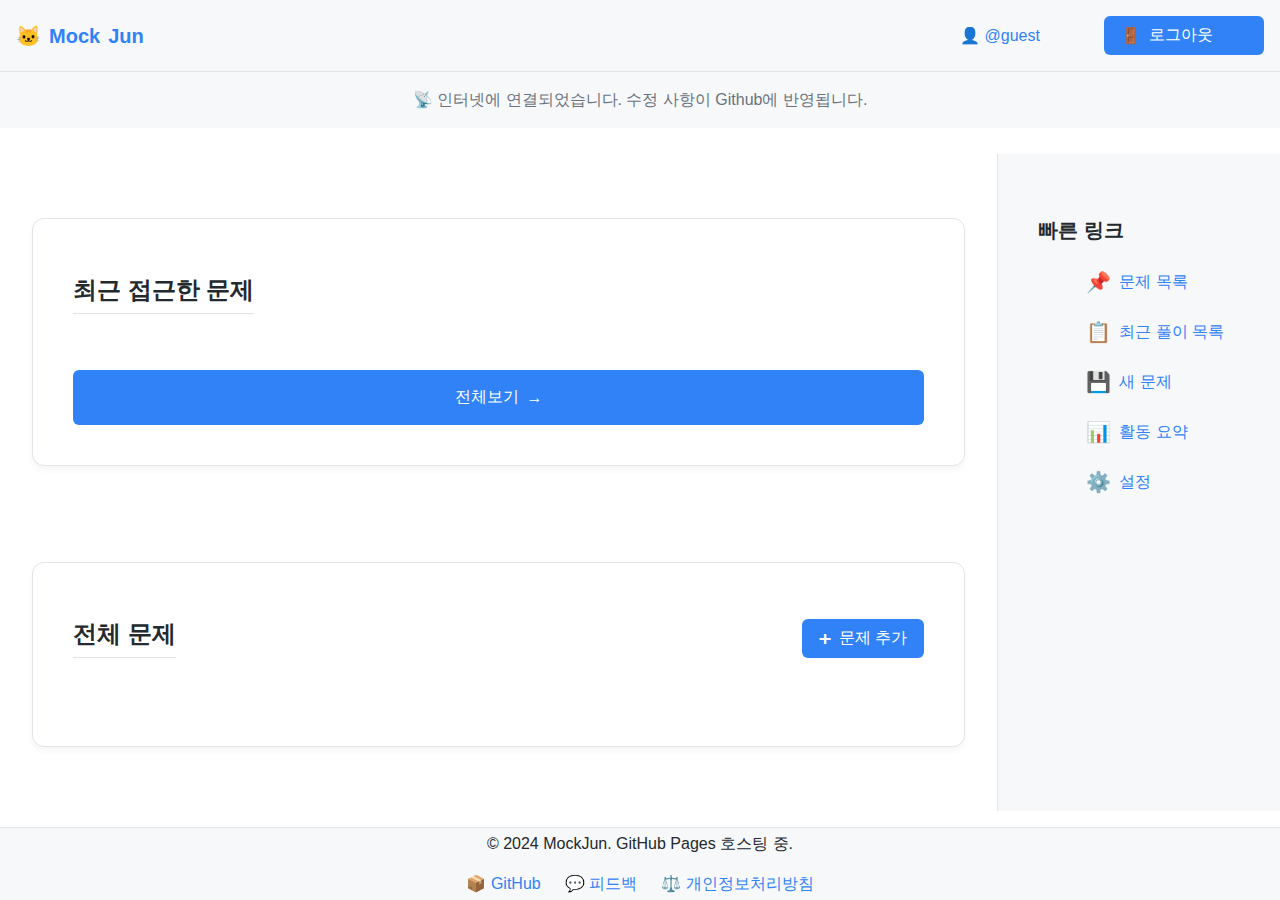
<file: index.html>
<!DOCTYPE html>
<html lang="ko">

<head>
  <meta charset="UTF-8">
  <meta name="viewport" content="width=device-width, initial-scale=1.0">
  <title>MockJun - 대시보드</title>
  <meta name="description" content="GitHub 기반 코딩 문제 관리 및 풀이 플랫폼">
  <link rel="icon" href="./assets/favicon.ico" />
  <link rel="manifest" href="/manifest.json">
  <link rel="stylesheet" href="./assets/style.css">
  <script type="module" src="./components/index.js"></script>
  <script defer type="module" src="./apps/index.js"></script>
</head>

<body class="dark">
  <mock-header></mock-header>

  <mock-banner status="syncing"></mock-banner>

  <main>
    <section>
      <header>
        <h2>최근 접근한 문제</h2>
      </header>
      
      <div class="carousel mask" role="region" aria-label="최근 문제 목록">
      </div>
      
      <button type="button" class="full-width" onclick="location.href = '/list.html'">
        <span>전체보기</span>
        <span aria-hidden="true">→</span>
      </button>
    </section>

    <section>
      <header>
        <h2>전체 문제</h2>
        <div>
          <button type="button" onclick="location.href = '/edit.html'">
            <span aria-hidden="true">➕︎</span>
            <span>문제 추가</span>
          </button>
        </div>
      </header>

      <div class="problem-grid" role="list">
      </div>
    </section>
  </main>

  
  <mock-sidebar></mock-sidebar>

  <mock-footer></mock-footer>
</body>

</html>
</file>
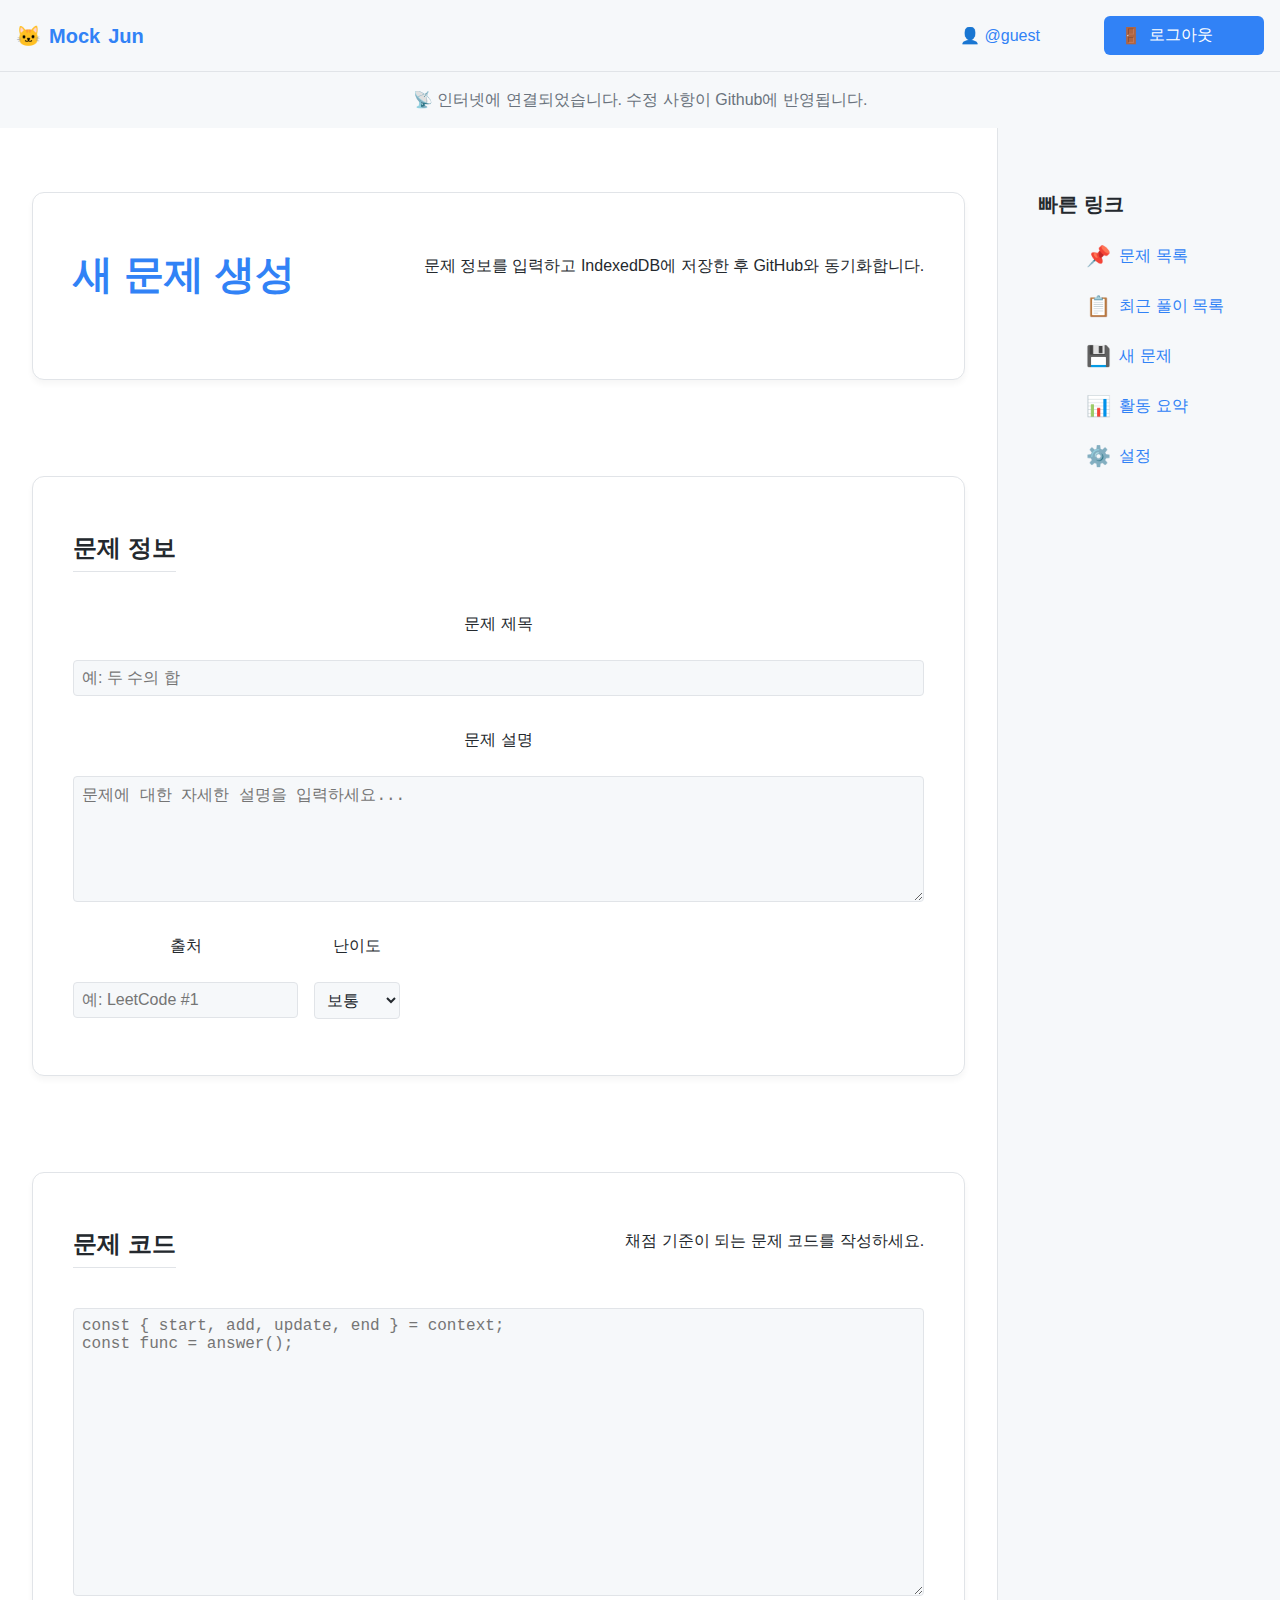
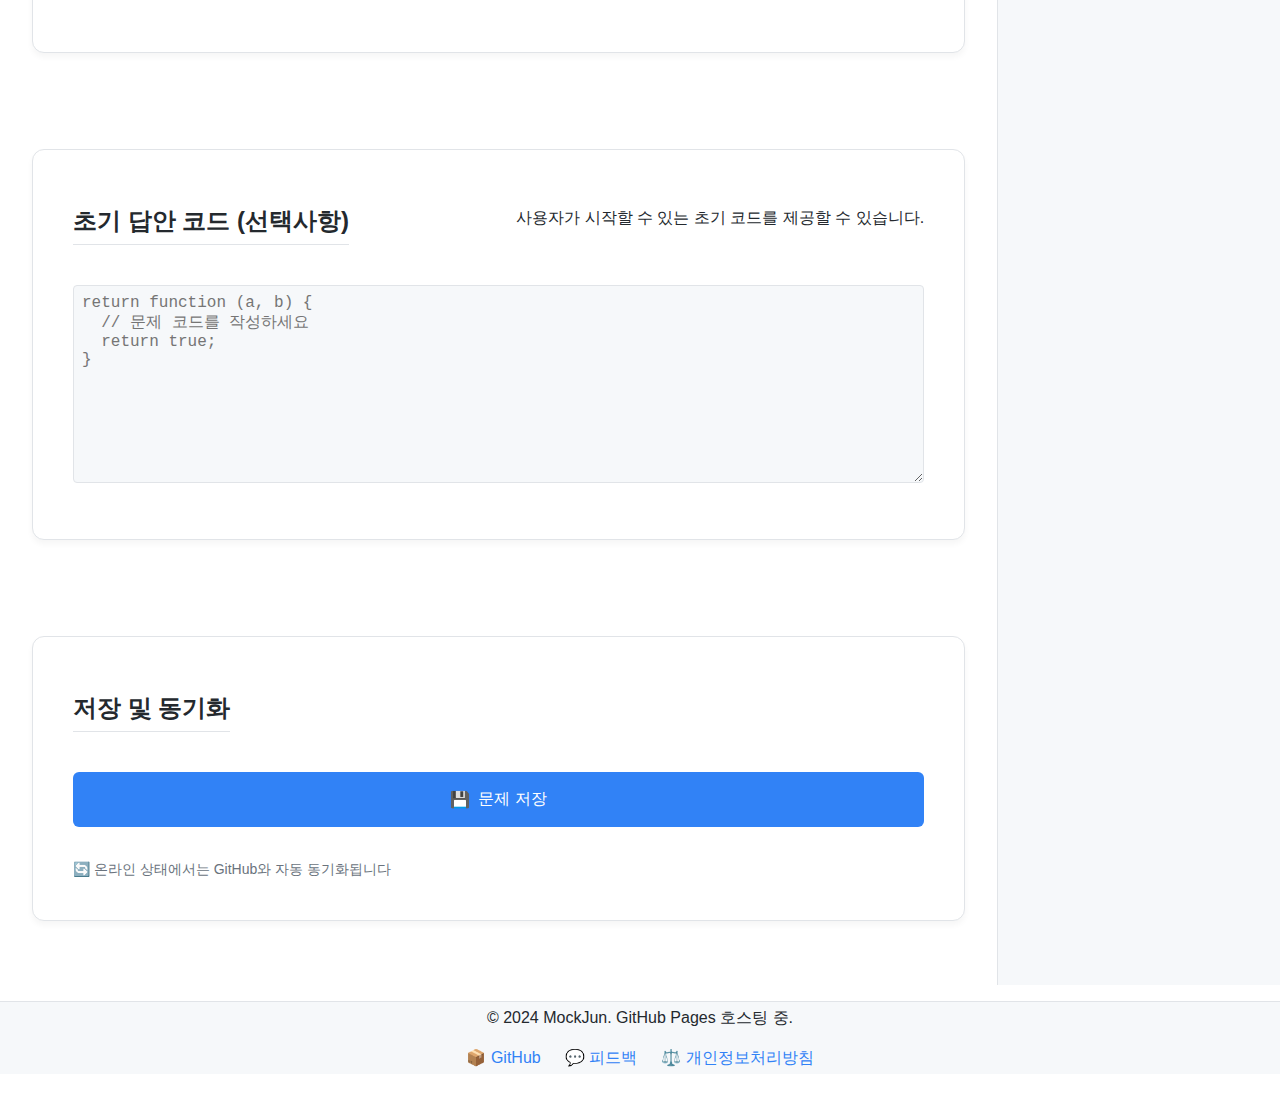
<file: edit.html>
<!DOCTYPE html>
<html lang="ko">
<head>
  <meta charset="UTF-8">
  <meta name="viewport" content="width=device-width, initial-scale=1.0">
  <title>MockJun - 문제 생성</title>
  <link rel="icon" href="./assets/favicon.ico" />
  <link rel="manifest" href="/manifest.json">
  <link rel="stylesheet" href="./assets/style.css">
  <script type="module" src="./components/index.js"></script>
  <script defer type="module" src="./apps/edit.js"></script>
</head>
<body class="dark">
  <mock-header></mock-header>

  <mock-banner status="online"></mock-banner>

  <main>
    <section>
      <header>
        <h1>새 문제 생성</h1>
        <p>문제 정보를 입력하고 IndexedDB에 저장한 후 GitHub와 동기화합니다.</p>
      </header>
    </section>

    <section>
      <header>
        <h2>문제 정보</h2>
      </header>
      <div class="column">
        <label for="problem-title">문제 제목</label>
        <input type="text" id="problem-title" placeholder="예: 두 수의 합" class="full-width" required>
        
        <label for="problem-description">문제 설명</label>
        <textarea id="problem-description" placeholder="문제에 대한 자세한 설명을 입력하세요..." rows="6" class="full-width" required></textarea>
        
        <div class="row">
          <div class="column">
            <label for="problem-source">출처</label>
            <input type="text" id="problem-source" placeholder="예: LeetCode #1" class="full-width">
          </div>
          <div class="column">
            <label for="problem-difficulty">난이도</label>
            <select id="problem-difficulty" class="full-width">
              <option value="easy">쉬움</option>
              <option value="medium" selected>보통</option>
              <option value="hard">어려움</option>
            </select>
          </div>
        </div>
      </div>
    </section>

    <section>
      <header>
        <h2>문제 코드</h2>
        <p>채점 기준이 되는 문제 코드를 작성하세요.</p>
      </header>
      <div class="column">
        <textarea id="problem-code" spellcheck="false" placeholder="const { start, add, update, end } = context;&#10;const func = answer();" rows="15" class="full-width" required></textarea>
      </div>
    </section>

    <section>
      <header>
        <h2>초기 답안 코드 (선택사항)</h2>
        <p>사용자가 시작할 수 있는 초기 코드를 제공할 수 있습니다.</p>
      </header>
      <div class="column">
        <textarea id="answer-code" spellcheck="false" placeholder="return function (a, b) {&#10;  // 문제 코드를 작성하세요&#10;  return true;&#10;}" rows="10" class="full-width"></textarea>
      </div>
    </section>

    <section>
      <header>
        <h2>저장 및 동기화</h2>
      </header>
      <div class="column">
        <div class="row">
          <button id="save-button" class="save-button full-width">
            <span aria-hidden="true">💾</span>
            <span>문제 저장</span>
          </button>
        </div>
        <div class="row">
          <small id="save-status" class="status-message"></small>
        </div>
        <div class="row">
          <small>
            <span aria-hidden="true">🔄</span>
            <span>온라인 상태에서는 GitHub와 자동 동기화됩니다</span>
          </small>
        </div>
      </div>
    </section>
  </main>

  <mock-sidebar></mock-sidebar>

  <mock-footer></mock-footer>
</body>
</html>
</file>
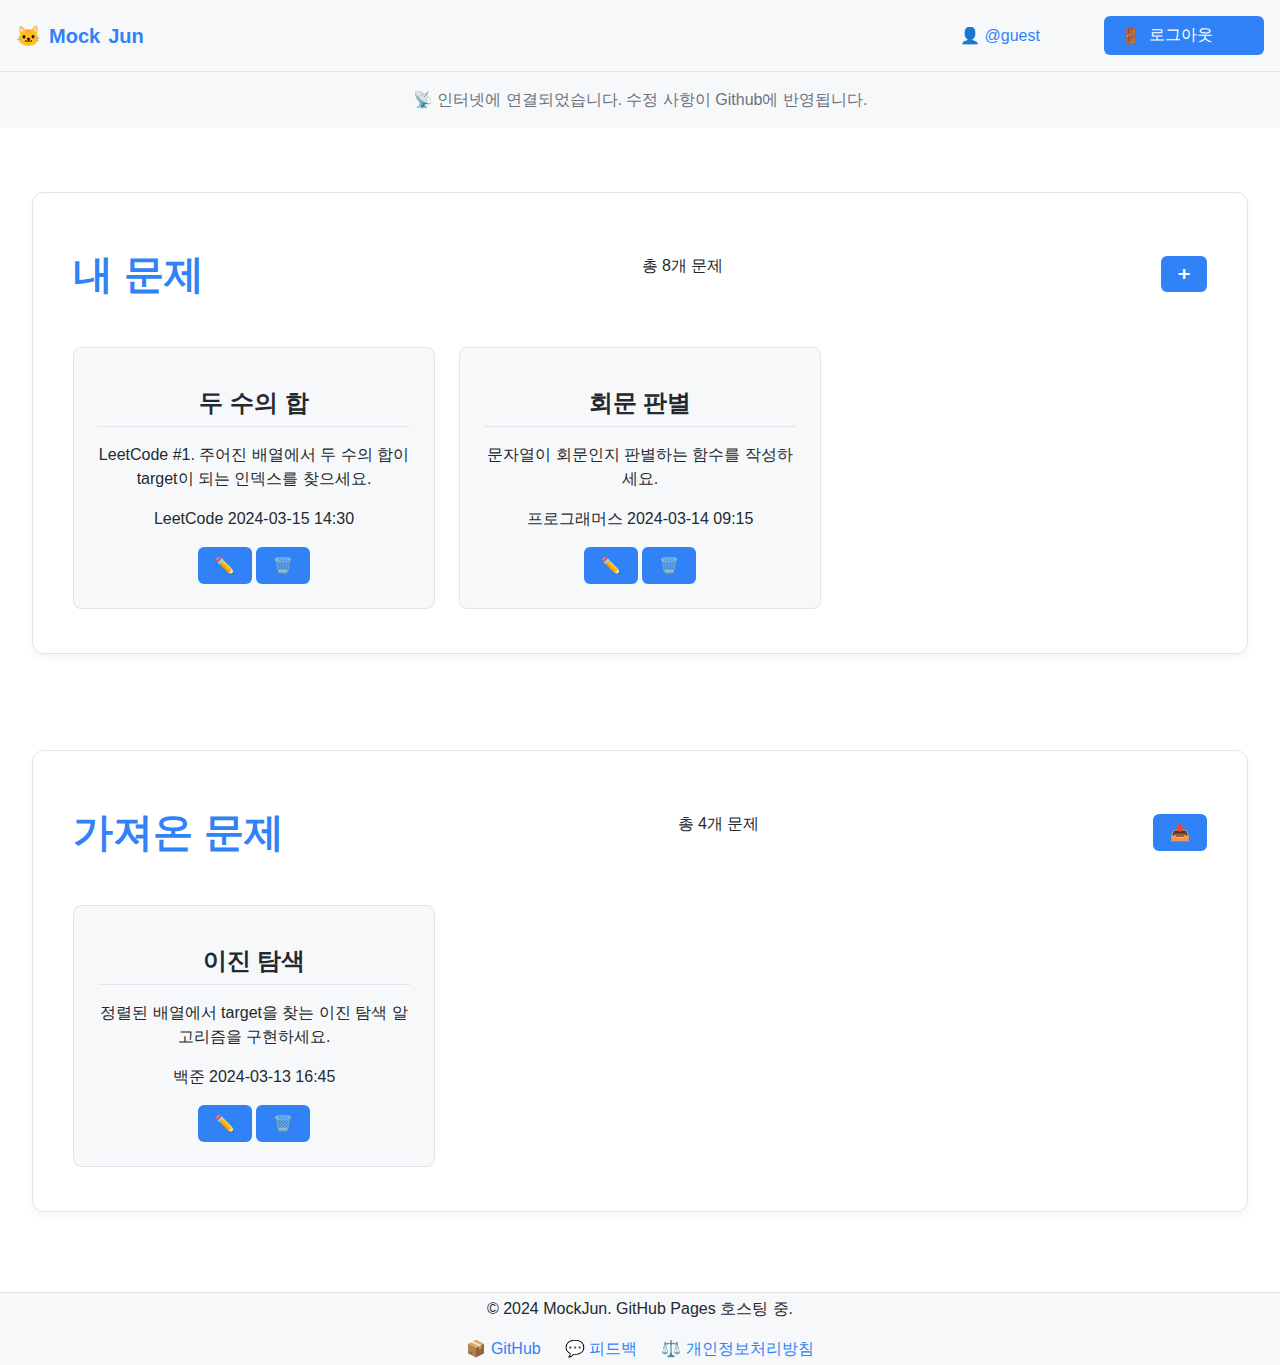
<file: list.html>
<!DOCTYPE html>
<html lang="ko">
<head>
  <meta charset="UTF-8">
  <meta name="viewport" content="width=device-width, initial-scale=1.0">
  <title>MockJun - 문제 목록</title>
  <link rel="icon" href="./assets/favicon.ico" />
  <link rel="manifest" href="/manifest.json">
  <link rel="stylesheet" href="./assets/style.css">
  <script type="module" src="./components/index.js"></script>
  <script type="module" src="./apps/list.js"></script>
</head>
<body class="dark">
  <mock-header></mock-header>

  <mock-banner status="offline"></mock-banner>

  <main>
    <section>
      <header>
        <h1>내 문제</h1>
        <p>총 8개 문제</p>
        <button class="settings-button" aria-label="새 문제 생성" onclick="location.href = '/edit.html'">➕︎</button>
      </header>

      <div class="problem-grid">
        <article>
          <h2>두 수의 합</h2>
          <p>LeetCode #1. 주어진 배열에서 두 수의 합이 target이 되는 인덱스를 찾으세요.</p>
          <div class="problem-meta">
            <span>LeetCode</span>
            <span>2024-03-15 14:30</span>
          </div>
          <div class="card-actions">
            <button class="edit-button" aria-label="문제 수정">✏️</button>
            <button class="delete-button" aria-label="문제 삭제">🗑️</button>
          </div>
        </article>

        <article>
          <h2>회문 판별</h2>
          <p>문자열이 회문인지 판별하는 함수를 작성하세요.</p>
          <div class="problem-meta">
            <span>프로그래머스</span>
            <span>2024-03-14 09:15</span>
          </div>
          <div class="card-actions">
            <button class="edit-button" aria-label="문제 수정">✏️</button>
            <button class="delete-button" aria-label="문제 삭제">🗑️</button>
          </div>
        </article>
      </div>

      <div class="empty-state" hidden>
        <p>아직 등록된 문제가 없습니다.</p>
        <button class="settings-button" aria-label="새 문제 생성">➕</button>
      </div>
    </section>

    <section>
      <header>
        <h1>가져온 문제</h1>
        <p>총 4개 문제</p>
        <button class="settings-button" aria-label="문제 가져오기">📥</button>
      </header>

      <div class="problem-grid">
        <article>
          <h2>이진 탐색</h2>
          <p>정렬된 배열에서 target을 찾는 이진 탐색 알고리즘을 구현하세요.</p>
          <div class="problem-meta">
            <span>백준</span>
            <span>2024-03-13 16:45</span>
          </div>
          <div class="card-actions">
            <button class="edit-button" aria-label="문제 수정">✏️</button>
            <button class="delete-button" aria-label="문제 삭제">🗑️</button>
          </div>
        </article>
      </div>

      <div class="empty-state" hidden>
        <p>아직 가져온 문제가 없습니다.</p>
      </div>
    </section>
  </main>

  <mock-footer></mock-footer>
</body>
</html>
</file>
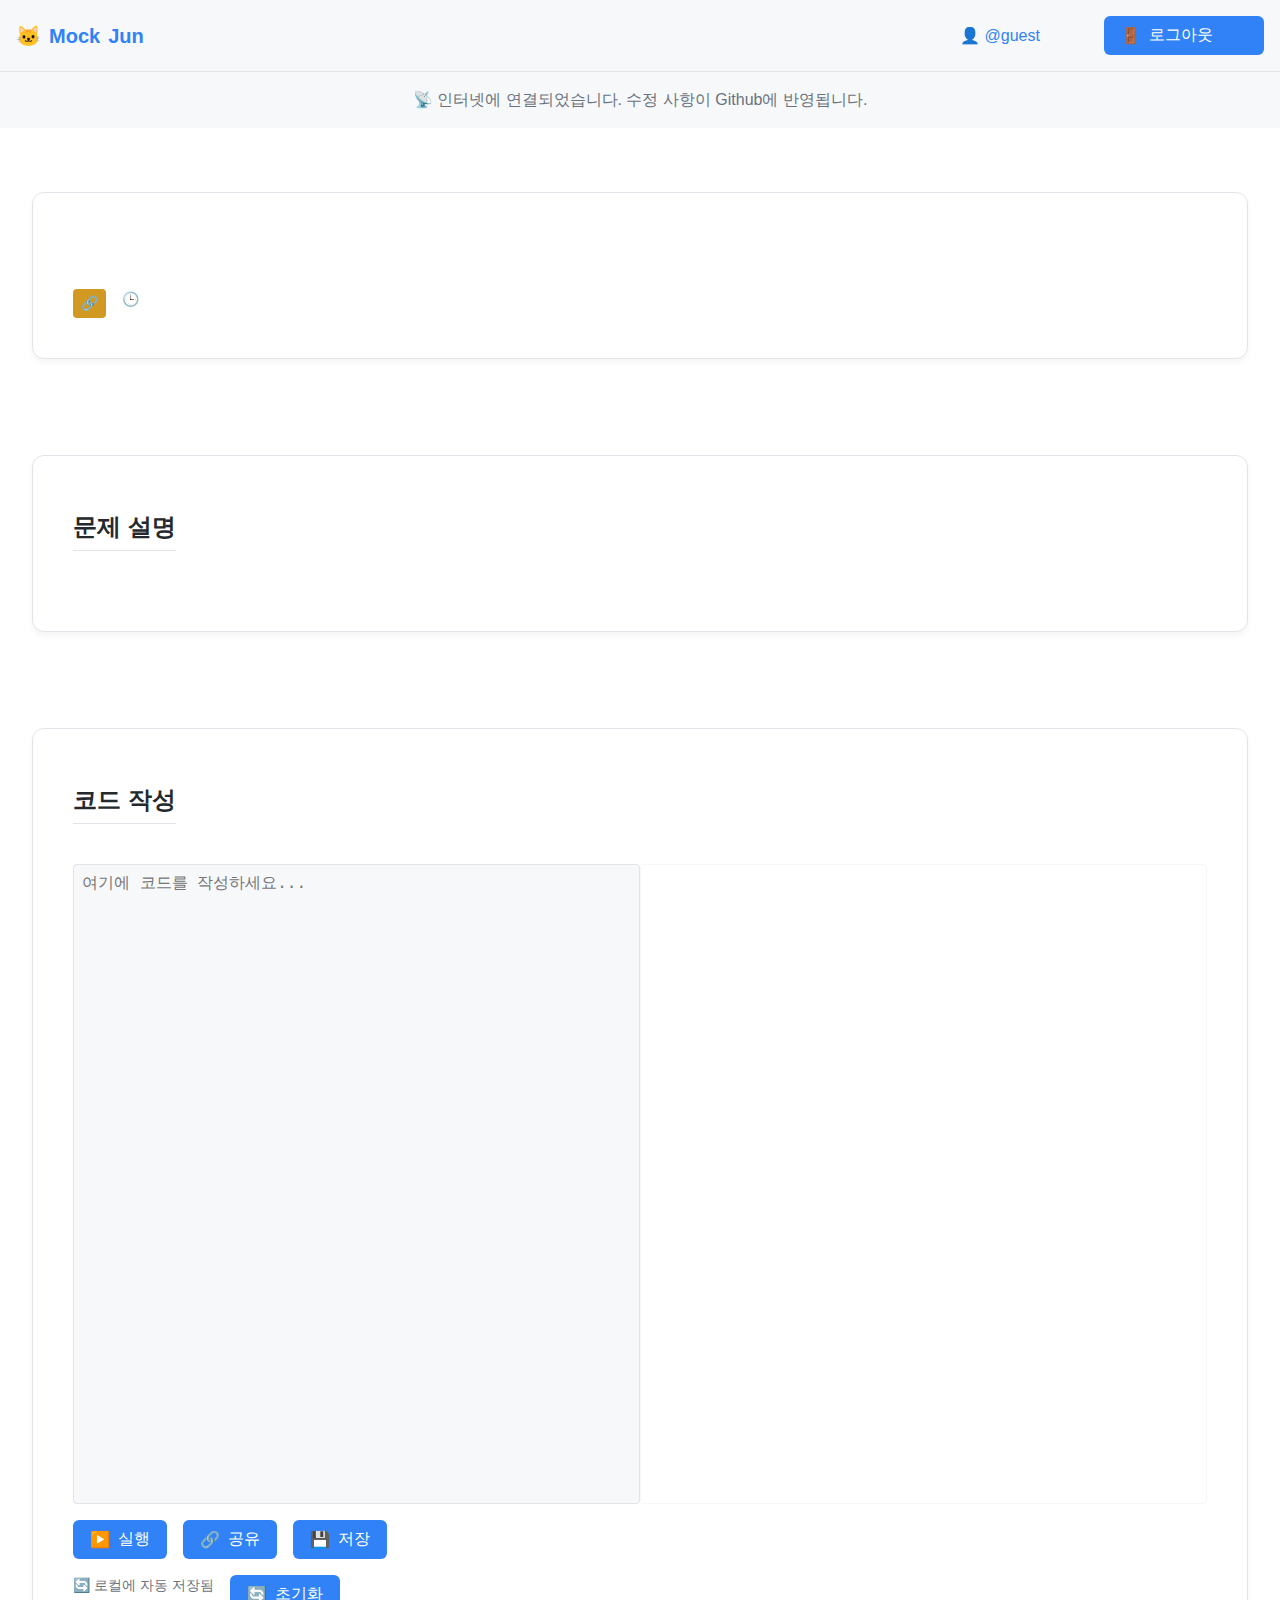
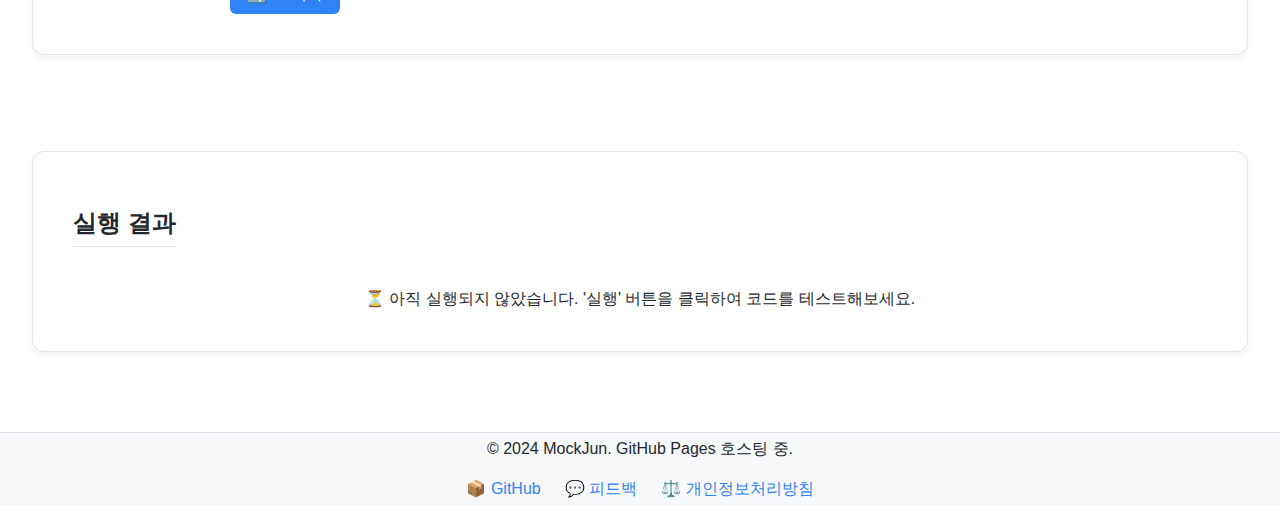
<file: problem.html>
<!DOCTYPE html>
<html lang="ko">
<head>
  <meta charset="UTF-8">
  <meta name="viewport" content="width=device-width, initial-scale=1.0">
  <title>문제 풀이 - MockJun</title>
  <link rel="icon" href="./assets/favicon.ico" />
  <link rel="stylesheet" href="./assets/style.css">
  <script type="module" src="./components/index.js"></script>
  <script type="module" src="./apps/problem.js"></script>
  <script src="./assets/highlight.min.js"></script>
</head>
<body class="dark">
  <mock-header></mock-header>
  <mock-banner status="online"></mock-banner>

  <main>
    <section>
      <header>
        <h1 id="problem-title"></h1>
      </header>
      <div class="row">
        <span class="difficulty medium" id="problem-difficulty">
          <span aria-hidden="true">🔗</span>
          <span id="problem-source"></span>
        </span>
        <small>
          <span aria-hidden="true">🕒</span>
          <span id="problem-updated-at"></span>
        </small>
      </div>
    </section>

    <section>
      <header>
        <h2>문제 설명</h2>
      </header>
      <div class="description">
      </div>
    </section>

    <section>
      <header>
        <h2>코드 작성</h2>
      </header>
      <div class="column">
        <div class="two-row">
          <textarea id="code-editor" spellcheck="false" placeholder="여기에 코드를 작성하세요..."></textarea>
          <pre><code id="highlight-preview" class="language-javascript"></code></pre>
        </div>
        <div class="row">
          <button id="run-button" class="run-button">
            <span aria-hidden="true">▶️</span>
            <span>실행</span>
          </button>
          <button id="share-button">
            <span aria-hidden="true">🔗</span>
            <span>공유</span>
          </button>
          <button id="save-button" class="save-button">
            <span aria-hidden="true">💾</span>
            <span>저장</span>
          </button>
          <small id="save-status"></small>
        </div>
        <div class="row">
          <small>
            <span aria-hidden="true">🔄</span>
            <span>로컬에 자동 저장됨</span>
          </small>
          <button id="reset-button">
            <span aria-hidden="true">🔄</span>
            <span>초기화</span>
          </button>
        </div>
      </div>
    </section>

    <section>
      <header>
        <h2>실행 결과</h2>
        <div id="result-meta" class="row">
          <span class="difficulty">
            <span aria-hidden="true"></span>
            <span></span>
          </span>
          <small></small>
        </div>
      </header>
      <div id="result-container">
        <div id="result-placeholder">
          <span aria-hidden="true">⏳</span>
          <span>아직 실행되지 않았습니다. '실행' 버튼을 클릭하여 코드를 테스트해보세요.</span>
        </div>
        <div id="result-output" style="display: none;">
          <table>
            <caption>테스트 케이스 결과</caption>
            <thead>
              <tr>
                <th>이름</th>
                <th>결과</th>
              </tr>
            </thead>
            <tbody>
            </tbody>
          </table>
        </div>
      </div>
    </section>
  </main>

  <mock-footer></mock-footer>

  <script>
    const editor = document.getElementById('code-editor');
    const preview = document.getElementById('highlight-preview');
    const openBrackets = ['(', '{', '[', "\"", "'", "`"];
    const closeBrackets = [')', '}', ']', "\"", "'", "`"];
    const update = () => {
      const code = editor.value;
      preview.removeAttribute('data-highlighted');
      preview.textContent = code;
      hljs.highlightElement(preview);
    };
    editor.addEventListener('input', update);
    document.addEventListener('DOMContentLoaded', () => {
      editor.addEventListener('keydown', (e) => {
        if (e.key === 'Tab'){
          e.preventDefault();
          const input = document.activeElement;
          const start = input.selectionStart;
          const value = input.value;
          const end = input.selectionEnd;
          input.value = value.substring(0, start) + '  ' + value.substring(end);
          input.selectionStart = input.selectionEnd = start + 2;
          update();
        }
      });

      editor.addEventListener("input", (e) => {
        if (e.inputType === 'deleteContentBackward') { return; }
        const input = document.activeElement;
        const start = input.selectionStart;
        const value = input.value;
        if (openBrackets.includes(value[start - 1])) {
          const openIndex = openBrackets.indexOf(value[start - 1]);
          const closeBracket = closeBrackets[openIndex];
          input.value = value.substring(0, start) + closeBracket + value.substring(start);
          input.selectionStart = input.selectionEnd = start;
          update();
        }
      });
    });
  </script>
</body>
</html>
</file>
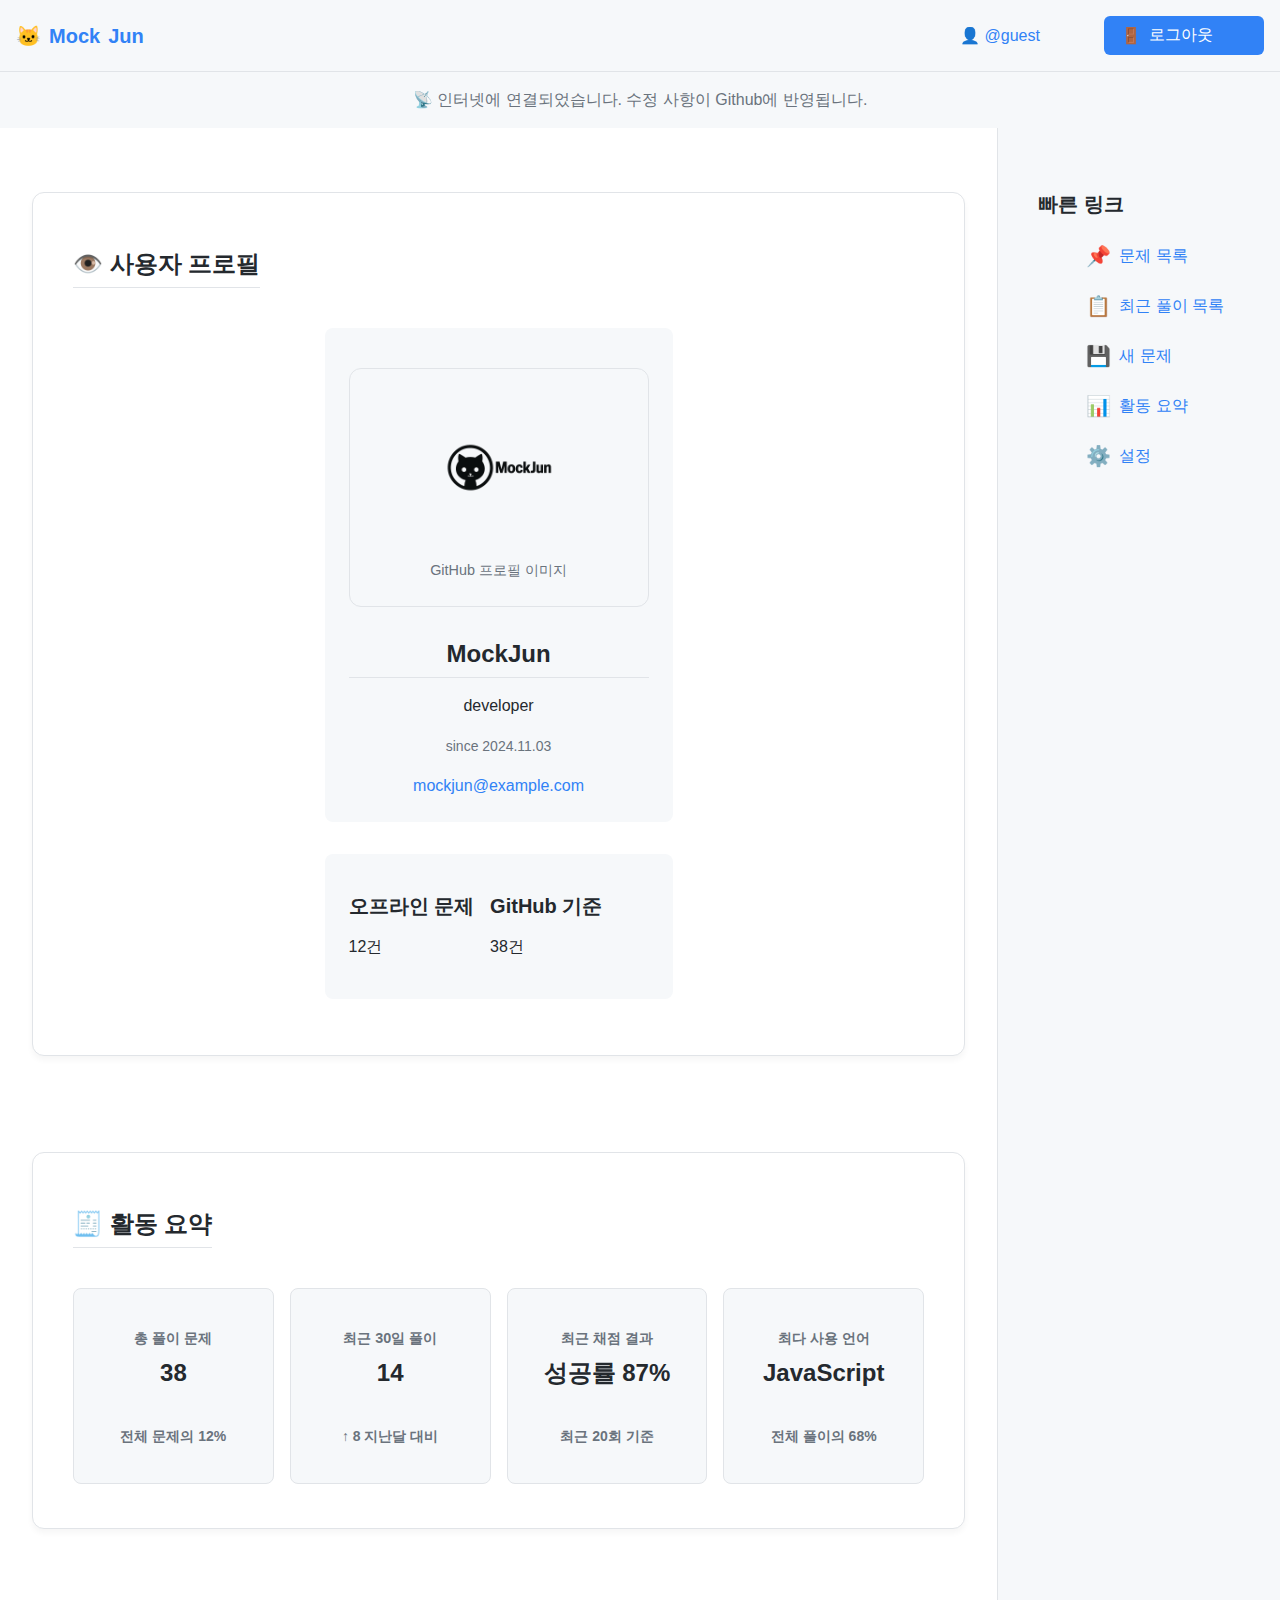
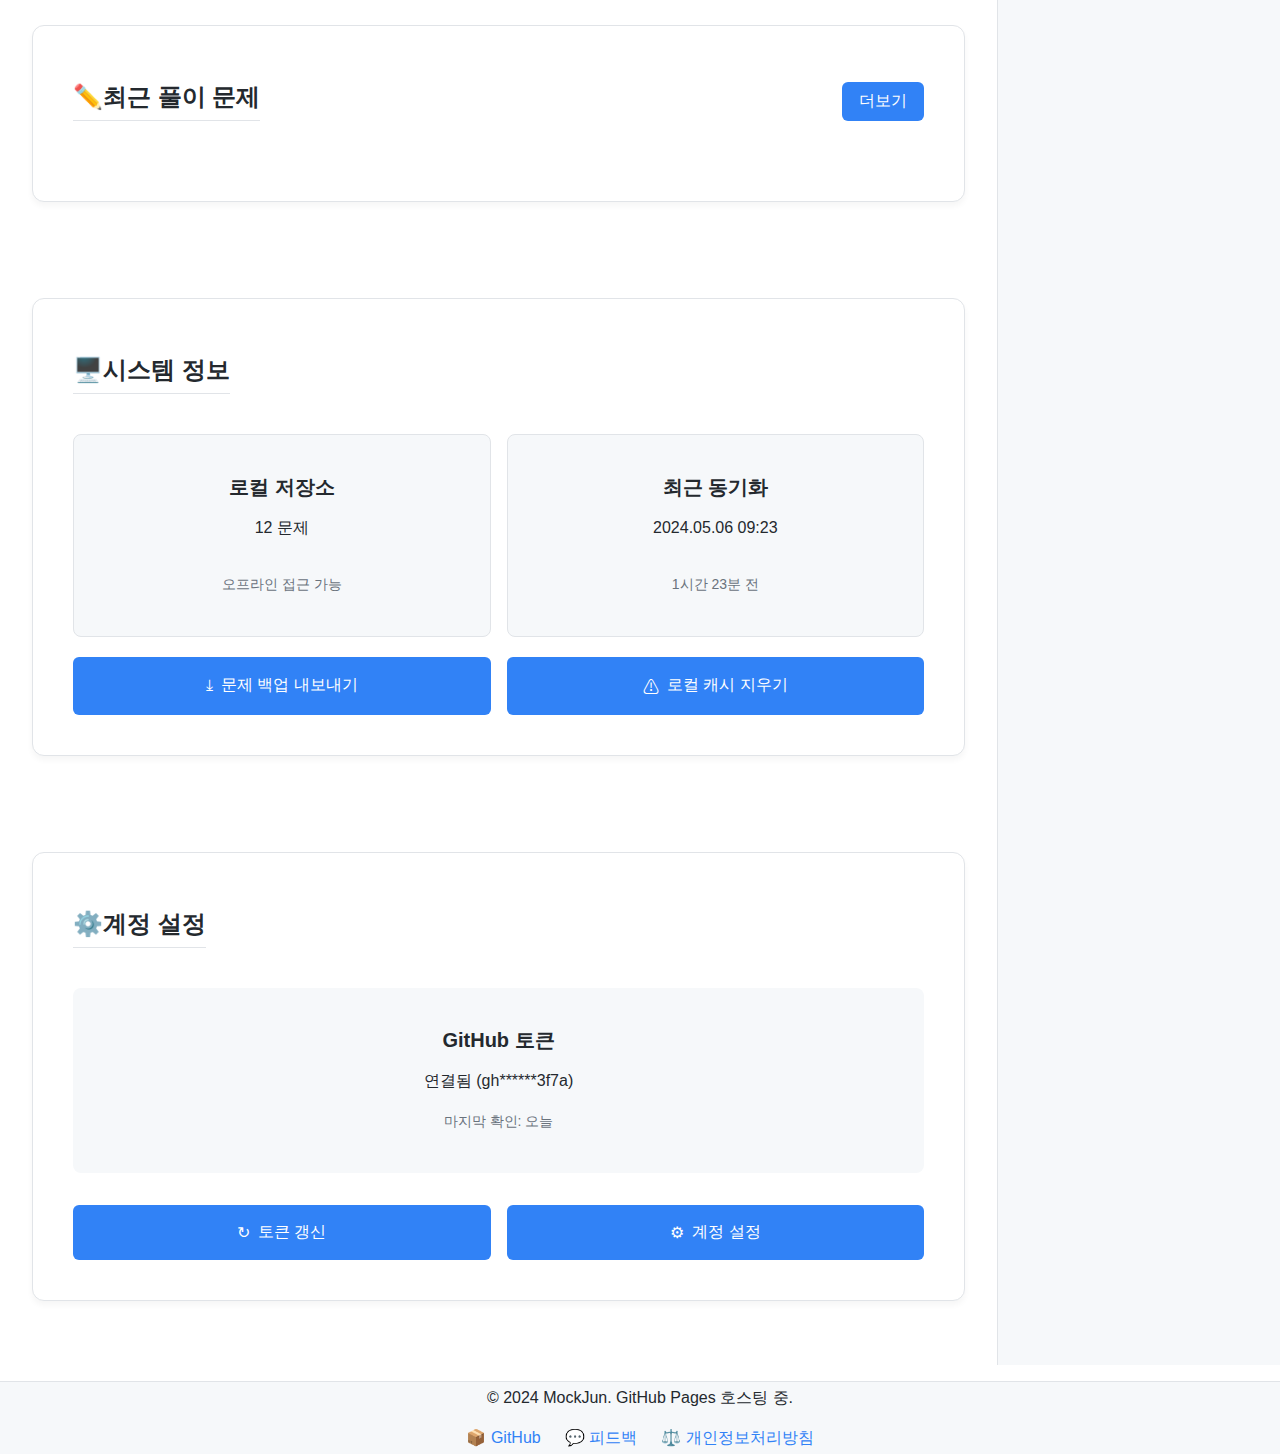
<file: profile.html>
<!DOCTYPE html>
<html lang="ko">
<head>
  <meta charset="UTF-8">
  <meta name="viewport" content="width=device-width, initial-scale=1.0">
  <title>MockJun - 프로필</title>
  <link rel="icon" href="./assets/favicon.ico" />
  <link rel="stylesheet" href="./assets/style.css">
  <script type="module" src="./components/index.js"></script>
  <script type="module" src="./apps/profile.js"></script>
</head>
<body class="dark">
  <mock-header></mock-header>
  <mock-banner status="offline"></mock-banner>

  <main>
    <!-- 사용자 프로필 섹션 -->
    <section id="user-profile">
      <header>
        <h2><span aria-hidden="true">👁️</span> 사용자 프로필</h2>
      </header>
      
      <div class="column center">
        <article class="carousel">
          <div class="column no-gap">
            <figure>
              <img id="profile-image" src="./assets/logo.png" alt="프로필 이미지">
              <figcaption>GitHub 프로필 이미지</figcaption>
            </figure>
            <h2 id="username">MockJun</h2>
            <p id="user-bio">developer</p>
            <p><small id="join-date">since 2024.11.03</small></p>
            <a id="user-email" href="mailto:mockjun@example.com">mockjun@example.com</a>
          </div>
        </article>

        <article class="carousel">
          <div class="row">
            <div class="description">
              <h3>오프라인 문제</h3>
              <p id="offline-count">12건</p>
            </div>
            <div class="description">
              <h3>GitHub 기준</h3>
              <p id="github-count">38건</p>
            </div>
          </div>
        </article>
      </div>
    </section>

    <section id="activity-summary">
      <header>
        <h2><span aria-hidden="true">🧾</span> 활동 요약</h2>
      </header>
      <div class="problem-grid">
        <article>
          <h3>총 풀이 문제</h3>
          <p id="total-solved">38</p>
          <p><small id="total-solved-percent">전체 문제의 12%</small></p>
        </article>
        <article>
          <h3>최근 30일 풀이</h3>
          <p id="recent-solved">14</p>
          <p><small id="recent-solved-diff" class="success">↑ 8 지난달 대비</small></p>
        </article>
        <article>
          <h3>최근 채점 결과</h3>
          <p id="success-rate">성공률 87%</p>
          <p><small>최근 20회 기준</small></p>
        </article>
        <article>
          <h3>최다 사용 언어</h3>
          <p id="most-language">JavaScript</p>
          <p><small id="language-percent">전체 풀이의 68%</small></p>
        </article>
      </div>
    </section>

    <section id="recent-submissions">
      <header>
        <h2><span aria-hidden="true">✏️</span>최근 풀이 문제</h2>
        <button id="view-more-btn">더보기</button>
      </header>
      
      <ul id="submissions-list">
      </ul>
    </section>

    <section id="system-info">
      <header>
        <h2><span aria-hidden="true">🖥️</span>시스템 정보</h2>
      </header>
      
      <div class="problem-grid">
        <article>
          <h3>로컬 저장소</h3>
          <p id="local-storage-count">12 문제</p>
          <p><small>오프라인 접근 가능</small></p>
        </article>
        <article>
          <h3>최근 동기화</h3>
          <p id="last-sync-time">2024.05.06 09:23</p>
          <p><small id="sync-time-ago">1시간 23분 전</small></p>
        </article>
      </div>
      
      <div class="row">
        <button id="export-btn" class="full-width">
          <span aria-hidden="true">⤓</span> 문제 백업 내보내기
        </button>
        <button id="clear-cache-btn" class="full-width">
          <span aria-hidden="true">⚠</span> 로컬 캐시 지우기
        </button>
      </div>
    </section>

    <section id="account-settings">
      <header>
        <h2><span aria-hidden="true">⚙️</span>계정 설정</h2>
      </header>
      
      <div class="column">
        <article>
          <h3>GitHub 토큰</h3>
          <p id="token-info">연결됨 (gh******3f7a)</p>
          <p><small id="token-check-time">마지막 확인: 오늘</small></p>
        </article>
        
        <div class="row">
          <button id="refresh-token-btn" class="full-width">
            <span aria-hidden="true">↻</span> 토큰 갱신
          </button>
          <button id="settings-btn" class="full-width">
            <span aria-hidden="true">⚙</span> 계정 설정
          </button>
        </div>
      </div>
    </section>
  </main>

  <div id="settings-modal" class="modal" style="display: none;">
    <div class="settings-modal">
      <h3>계정 설정</h3>
      <div class="settings-group">
        <label>
          <input type="checkbox" id="theme-toggle">
          다크 모드
        </label>
        <label>
          <input type="checkbox" id="auto-save-toggle">
          자동 저장
        </label>
        <label>
          <input type="checkbox" id="notifications-toggle">
          알림
        </label>
      </div>
      <div class="settings-group">
        <label>
          언어:
          <select id="language-select">
            <option value="ko">한국어</option>
            <!-- <option value="en">English</option> -->
          </select>
        </label>
      </div>
      <div class="settings-actions">
        <button id="save-settings">저장</button>
        <button id="cancel-settings">취소</button>
      </div>
    </div>
  </div>

  <mock-sidebar></mock-sidebar>
  <mock-footer></mock-footer>
</body>
</html>
</file>
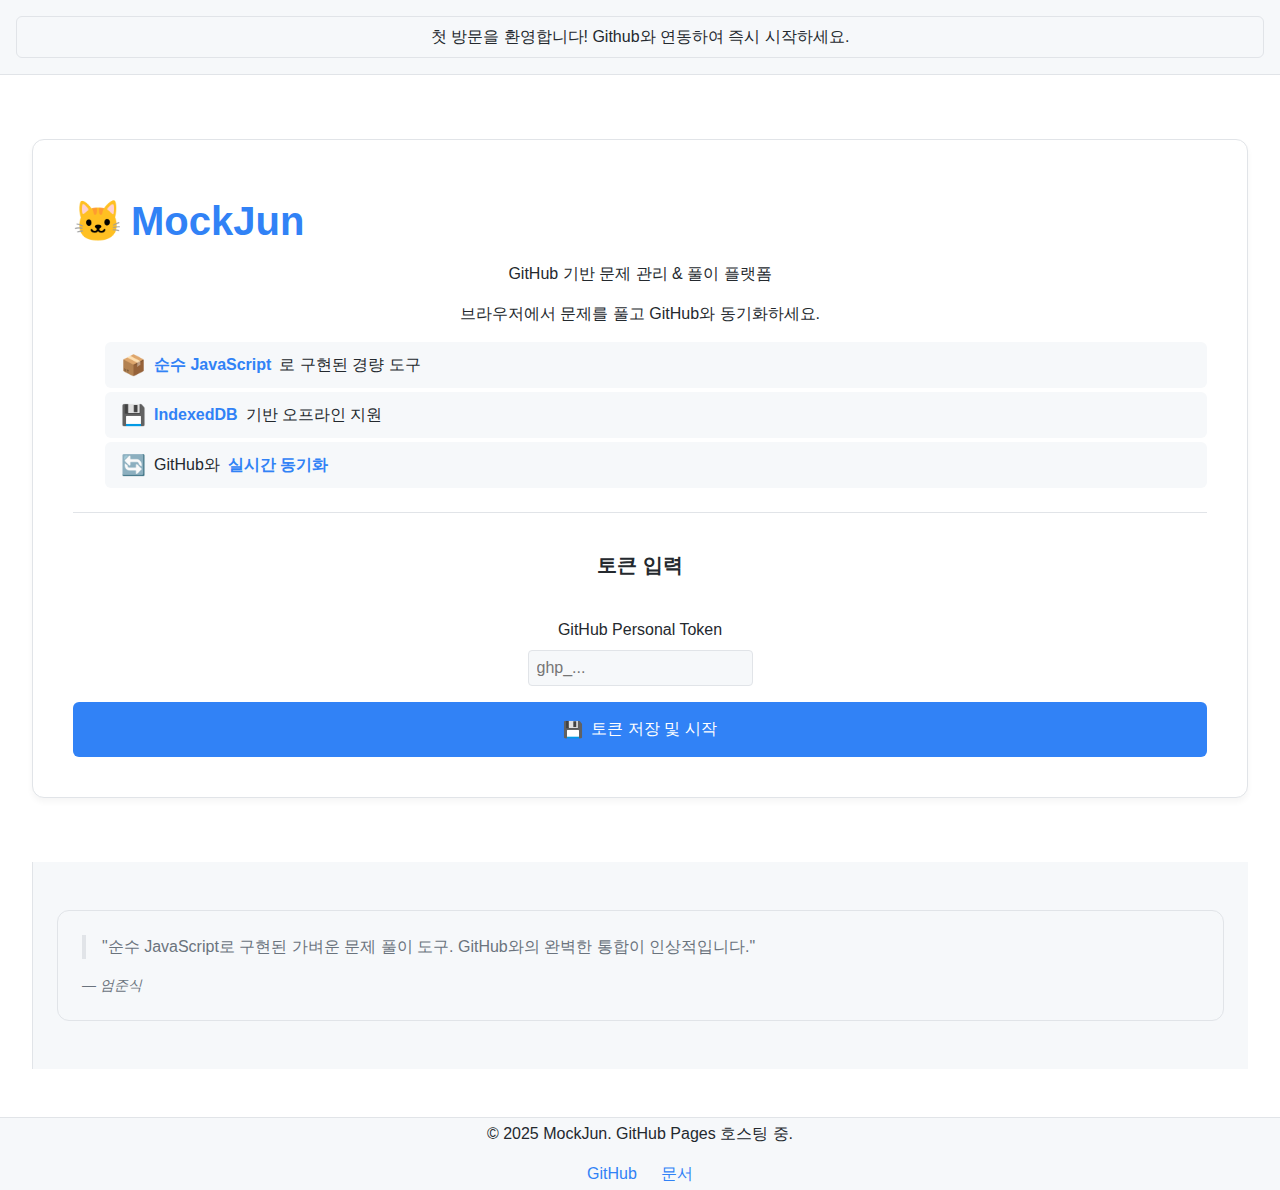
<file: start.html>
<!DOCTYPE html>
<html lang="ko">

<head>
  <meta charset="UTF-8">
  <meta name="viewport" content="width=device-width, initial-scale=1.0">
  <title>MockJun - GitHub 기반 코딩 문제 풀이 플랫폼</title>
  <meta name="description" content="브라우저에서 코딩 문제를 풀고 GitHub와 실시간으로 동기화하세요. 순수 JavaScript로 구현된 경량 문제 관리 도구입니다.">
  <link rel="icon" href="./assets/favicon.ico" />
  <link rel="stylesheet" href="./assets/style.css">
  <script type="module" defer src="./apps/start.js"></script>
</head>
<body class="dark">
  <header>
    <div role="status" aria-live="polite">첫 방문을 환영합니다! Github와 연동하여 즉시 시작하세요.</div>
  </header>

  <main>
    <section>
      <h1>
        <span aria-hidden="true">🐱</span>
        MockJun
      </h1>
      
      <p>GitHub 기반 문제 관리 & 풀이 플랫폼</p>
      <p>브라우저에서 문제를 풀고 GitHub와 동기화하세요.</p>

      <ul>
        <li>
          <span aria-hidden="true">📦</span>
          <strong>순수 JavaScript</strong>로 구현된 경량 도구
        </li>
        <li>
          <span aria-hidden="true">💾</span>
          <strong>IndexedDB</strong> 기반 오프라인 지원
        </li>
        <li>
          <span aria-hidden="true">🔄</span>
          GitHub와 <strong>실시간 동기화</strong>
        </li>
      </ul>

      <hr>

      <header class="center">
        <h3>토큰 입력</h3>
      </header>
      <label for="github-token">GitHub Personal Token</label>
      <input type="text" id="github-token" placeholder="ghp_..." class="full-width">

      <button type="button" id="save-token-button" class="full-width">
        <span aria-hidden="true">💾</span>
        토큰 저장 및 시작
      </button>
    </section>

    <aside>
      <figure>
        <blockquote>
          <p>"순수 JavaScript로 구현된 가벼운 문제 풀이 도구. GitHub와의 완벽한 통합이 인상적입니다."</p>
        </blockquote>
        <figcaption>— <cite>엄준식</cite></figcaption>
      </figure>
    </aside>
  </main>

  <footer>
    <p>© 2025 MockJun. GitHub Pages 호스팅 중.</p>
    <nav class="footer-nav">
      <a href="#" target="_blank" rel="noopener">GitHub</a>
      <a href="#" target="_blank" rel="noopener">문서</a>
    </nav>
  </footer>
</body>
</html>
</file>
<file: assets/style.css>
/* CSS Variables */
:root {
  --color-primary-100: #eaf4ff;
  --color-primary-200: #c3e0ff;
  --color-primary-300: #58a6ff;
  --color-primary-400: #3182f6;
  --color-primary-500: #1c6fdc;
  --color-primary-600: #0f5cc5;

  --color-success-100: #dcffe4;
  --color-success-200: #73e094;
  --color-success-300: #3fb950;
  --color-success-400: #238636;
  --color-success-500: #1a7f37;

  --color-warning-100: #fff3d9;
  --color-warning-200: #ffd67e;
  --color-warning-300: #d29922;
  --color-warning-400: #9e6a03;

  --color-danger-100: #ffe5e5;
  --color-danger-200: #ff8182;
  --color-danger-300: #da3633;
  --color-danger-400: #b62324;

  --color-text-primary: #24292e;
  --color-text-secondary: #6a737d;
  --color-text-tertiary: #8b949e;
  --color-text-placeholder: #a0a6ad;
  --color-text-disabled: #c9d1d9;
  --color-text-inverse: #ffffff;
  
  --color-background-primary: #ffffff;
  --color-background-secondary: #f6f8fa;
  --color-background-tertiary: #eaecef;
  --color-background-overlay: rgba(0, 0, 0, 0.5);
  
  --color-border-primary: #e1e4e8;
  --color-border-secondary: #eaecef;
  --color-border-tertiary: #d0d7de;
  
  --color-accent: var(--color-primary-400);
  --color-accent-hover: var(--color-primary-500);
  --color-accent-active: var(--color-primary-600);
  
  --color-success: var(--color-success-400);
  --color-success-hover: var(--color-success-500);
  --color-warning: var(--color-warning-300);
  --color-warning-hover: var(--color-warning-400);
  --color-danger: var(--color-danger-300);
  --color-danger-hover: var(--color-danger-400);
  
  --color-shadow-sm: rgba(27, 31, 35, 0.04);
  --color-shadow-md: rgba(27, 31, 35, 0.1);
  --color-shadow-lg: rgba(27, 31, 35, 0.15);
  
  --color-highlight: #fffbdd;

  --space-xxs: 0.125rem;
  --space-xs: 0.25rem;
  --space-sm: 0.5rem;
  --space-md: 1rem;
  --space-lg: 1.5rem;
  --space-xl: 2rem;
  --space-2xl: 2.5rem;
  --space-3xl: 3rem;
  
  --container-sm: 640px;
  --container-md: 768px;
  --container-lg: 1024px;
  --container-xl: 1280px;
  --container-2xl: 1536px;
  
  --radius-sm: 4px;
  --radius-md: 6px;
  --radius-lg: 8px;
  --radius-xl: 12px;
  --radius-full: 9999px;

  --z-negative: -1;
  --z-elevate: 1;
  --z-sticky: 100;
  --z-drawer: 200;
  --z-modal: 300;
  --z-popover: 400;
  --z-toast: 500;
}

/* Dark Theme Variables */
.dark {
  --color-text-primary: #c9d1d9;
  --color-text-secondary: #8b949e;
  --color-text-tertiary: #6a737d;
  --color-text-placeholder: #484f58;
  --color-text-disabled: #484f58;
  --color-text-inverse: #0d1117;
  
  --color-background-primary: #0d1117;
  --color-background-secondary: #161b22;
  --color-background-tertiary: #21262d;
  --color-background-overlay: rgba(0, 0, 0, 0.8);
  
  --color-border-primary: #30363d;
  --color-border-secondary: #21262d;
  --color-border-tertiary: #6e7681;
  
  --color-shadow-sm: rgba(0, 0, 0, 0.15);
  --color-shadow-md: rgba(0, 0, 0, 0.3);
  --color-shadow-lg: rgba(0, 0, 0, 0.5);
  
  --color-highlight: #2d3436;
  
  background-image:
    radial-gradient(circle at 15% 50%, rgba(88, 166, 255, 0.04) 0%, transparent 25%),
    radial-gradient(circle at 85% 30%, rgba(88, 166, 255, 0.04) 0%, transparent 25%);
}

/* Reset and base styles */
* {
  margin: 0;
  padding: 0;
  box-sizing: border-box;
}

mock-header, mock-banner, mock-footer, mock-sidebar, problem-card {
  display: contents;
}

html {
  font-size: 16px;
  line-height: 1.5;
  font-family: -apple-system, BlinkMacSystemFont, "Segoe UI", Helvetica, Arial, sans-serif;
}

body {
  color: var(--color-text-primary);
  background-color: var(--color-background-primary);
  min-height: 100vh;
  display: grid;
  grid-template-columns: auto 1fr auto;
  grid-template-rows: auto 1fr auto;
  grid-template-areas:
    "header header header"
    "banner banner banner"
    "nav main aside"
    "footer footer footer";
}

body.loaded {
  transition: background-color 0.3s ease, color 0.3s ease;
}

/* Scrollbar styles */
::-webkit-scrollbar {
  width: 14px;
}

::-webkit-scrollbar-track {
  background: var(--color-background-secondary);
}

::-webkit-scrollbar-thumb {
  background-color: var(--color-border-primary);
  border-radius: 6px;
  border: 3px solid var(--color-background-secondary);
}

::-webkit-scrollbar-thumb:hover {
  background-color: var(--color-border-tertiary);
}

::selection {
  background-color: var(--color-accent);
  color: var(--color-text-inverse);
}

/* Navigation common styles */
nav {
  background: none;
  padding: var(--space-md);
  color: var(--color-text-primary);
}

/* Header */
header {
  grid-area: header;
  padding: var(--space-md);
  background-color: var(--color-background-secondary);
  border-bottom: 1px solid var(--color-border-primary);
  text-align: center;
}

header nav {
  max-width: var(--container-2xl);
  margin: 0 auto;
  display: flex;
  justify-content: space-between;
  align-items: center;
  padding: 0;
}

.logo {
  display: flex;
  align-items: center;
  gap: var(--space-sm);
  font-size: 1.25rem;
  font-weight: 600;
  color: var(--color-accent);
}

.user-menu {
  display: flex;
  align-items: center;
  gap: var(--space-lg);
}

.user-menu > * {
  min-width: 10rem;
}

/* Status Banner */
.sync-banner {
  grid-area: banner;
  max-height: 56px;
  padding: var(--space-md);
  background-color: var(--color-background-secondary);
  color: var(--color-text-secondary);
  text-align: center;
  animation: pop 0.6s cubic-bezier(0.175, 0.885, 0.32, 1.275);
}

/* Main Content */
main {
  grid-area: main;
  padding: var(--space-xl);
  max-width: var(--container-2xl);
  margin: 0 auto;
  width: 100%;
  flex: 1;
  display: flex;
  flex-direction: column;
  align-items: center;
  justify-content: center;
  gap: 2rem;
}

/* Sidebar Navigation */
aside {
  grid-area: aside;
  padding: var(--space-xl) var(--space-lg);
  background-color: var(--color-background-secondary);
  border-left: 1px solid var(--color-border-primary);
  min-width: 240px;
  width: 100%;
}

.loaded aside nav ul li {
  transition: all 0.2s ease;
}

aside nav ul li:hover {
  background-color: var(--color-background-tertiary);
}

/* Section styles */
section {
  margin: 2rem 0;
  background-color: var(--color-background-primary);
  border: 1px solid var(--color-border-primary);
  border-radius: 12px;
  padding: 2.5rem;
  width: 100%;
  text-align: center;
  box-shadow: 0 4px 6px var(--color-shadow-sm);
  transition: transform 0.2s ease, box-shadow 0.2s ease;
}

section:hover {
  transform: translateY(-2px);
  box-shadow: 0 6px 12px var(--color-shadow-md);
}

section header {
  display: flex;
  justify-content: space-between;
  align-items: center;
  background: none;
  border: none;
  padding: 0;
  margin-bottom: var(--space-lg);
  text-align: left;
}

/* Problem Grid */
.problem-grid {
  display: grid;
  grid-template-columns: repeat(auto-fill, minmax(300px, 1fr));
  gap: var(--space-lg);
  margin-top: var(--space-xl);
}

.problem-grid article {
  background-color: var(--color-background-secondary);
  border: 1px solid var(--color-border-primary);
  border-radius: var(--radius-lg);
  padding: var(--space-lg);
  transition: all 0.3s ease;
  position: relative;
  overflow: hidden;
}

.problem-grid article::before {
  content: '';
  position: absolute;
  top: 0;
  left: 0;
  width: 100%;
  height: 4px;
  background-color: var(--color-accent);
  transform: scaleX(0);
  transform-origin: left;
  transition: transform 0.3s ease;
}

.problem-grid article:hover {
  transform: translateY(-4px);
  box-shadow: 0 8px 24px var(--color-shadow-md);
  border-color: var(--color-accent);
}

.problem-grid article:hover::before {
  transform: scaleX(1);
}

.problem-grid article > *:last-child {
  padding-top: var(--space-md);
}

/* Recent Problems Carousel */
.carousel {
  display: grid;
  grid-auto-flow: column;
  grid-auto-columns: 300px;
  gap: var(--space-md);
  overflow-x: auto;
  padding: var(--space-md);
  padding-bottom: 0;
  scroll-snap-type: x mandatory;
  scrollbar-width: none;
}

.carousel.mask {
  mask-image: linear-gradient(
    to top,
    transparent,
    black 10%,
    black 90%,
    black
  );
  -webkit-mask-image: linear-gradient(
    to top,
    transparent,
    black 10%,
    black 90%,
    black
  );
}

.carousel article {
  scroll-snap-align: start;
  background-color: var(--color-background-secondary);
  border: 1px solid var(--color-border-primary);
  border-radius: var(--radius-lg);
  padding: var(--space-sm) var(--space-lg);
  transition: all 0.3s ease;
}

.carousel article:hover {
  transform: translateY(-4px) scale(1.02);
  box-shadow: 0 8px 24px var(--color-shadow-md);
}

/* Difficulty Tags */
.difficulty {
  padding: var(--space-xs) var(--space-sm);
  border-radius: var(--radius-sm);
  font-size: 0.875rem;
  font-weight: 500;
  transition: transform 0.2s ease, filter 0.2s ease;
}

.difficulty.easy {
  background-color: var(--color-success-400);
  color: var(--color-background-primary);
}

.difficulty.medium {
  background-color: var(--color-warning-300);
  color: var(--color-background-primary);
}

.difficulty.hard {
  background-color: var(--color-danger-300);
  color: var(--color-background-primary);
}

.difficulty:hover {
  transform: scale(1.05);
  filter: brightness(1.1);
}

/* Footer */
footer {
  grid-area: footer;
  background-color: var(--color-background-secondary);
  border-top: 1px solid var(--color-border-primary);
  margin-top: 1rem;
  padding: var(--space-xs) var(--space-xl);
  text-align: center;
}

footer nav {
  padding: 0;
  margin-top: 1rem;
  display: flex;
  justify-content: center;
  gap: 1.5rem;
}

/* Typography */
h1, h2, h3, h4, h5, h6 {
  margin-top: var(--space-md);
  margin-bottom: var(--space-md);
  font-weight: 600;
  line-height: 1.25;
  transition: color 0.2s ease;
}

h1 {
  font-size: 2.5rem;
  color: var(--color-accent);
  display: flex;
  align-items: center;
  gap: var(--space-sm);
}

h1:hover {
  color: var(--color-accent-hover);
  transform: translateY(-1px);
}

h2 {
  font-size: 1.5rem;
  padding-bottom: var(--space-sm);
  border-bottom: 1px solid var(--color-border-primary);
  transition: border-color 0.2s ease;
}

h2:hover {
  color: var(--color-accent);
  border-color: var(--color-accent);
}

h3 {
  font-size: 1.25rem;
  color: var(--color-text-primary);
  transition: color 0.2s ease;
}

h3:hover {
  color: var(--color-accent);
}

h4 {
  font-size: 1rem;
  color: var(--color-text-primary);
}

h5 {
  font-size: 0.875rem;
  color: var(--color-text-secondary);
}

h6 {
  font-size: 0.85rem;
  color: var(--color-text-tertiary);
}

/* Paragraphs */
p {
  margin-bottom: 1rem;
}

/* Links */
a {
  color: var(--color-accent);
  text-decoration: none;
  transition: color 0.2s ease;
  position: relative;
}

a:hover {
  color: var(--color-accent-hover);
}

a:focus {
  outline: 2px solid rgba(50, 130, 246, 0.3);
  border-radius: 2px;
}

a:active {
  color: var(--color-accent-active);
}

a::after {
  content: '';
  position: absolute;
  width: 100%;
  height: 2px;
  bottom: -2px;
  left: 0;
  background-color: var(--color-accent);
  transform: scaleX(0);
  transform-origin: right;
  transition: transform 0.3s ease;
}

a:hover::after {
  transform: scaleX(1);
  transform-origin: left;
}

/* Lists */
ul, ol {
  margin-top: 0;
  margin-bottom: 1rem;
  padding-left: 2rem;
  list-style: none;
}

li {
  margin-bottom: 0.25rem;
  display: flex;
  align-items: center;
  gap: var(--space-sm);
  padding: var(--space-sm) var(--space-md);
  border-radius: var(--radius-md);
  background-color: var(--color-background-secondary);
  position: relative;
  overflow: hidden;
}

li.loaded {
  transition: transform 0.2s ease, background-color 0.2s ease;
}

li:hover {
  transform: translateX(-4px);
  background-color: var(--color-background-tertiary);
}

li::before {
  content: '';
  position: absolute;
  left: 0;
  top: 0;
  height: 100%;
  width: 4px;
  background-color: var(--color-accent);
  transform: scaleY(0);
  transform-origin: top;
  transition: transform 0.2s ease;
}

li:hover::before {
  transform: scaleY(1);
}

li span[aria-hidden] {
  font-size: 1.25rem;
  color: var(--color-accent);
}

li strong {
  color: var(--color-accent);
  font-weight: 600;
}

.dark li {
  background-color: var(--color-background-tertiary);
}

.dark li:hover {
  background-color: var(--color-background-secondary);
}

/* Code blocks */
code, pre {
  font-family:
    'Fira Code',
    'Consolas',
    monospace;
  font-size: 0.85rem;
}

code {
  width: 100%;
  height: 100%;
  margin: 0;
  border-radius: 3px;
}

pre {
  text-align: start;
  overflow: auto;
  line-height: 1.45;
  background-color: var(--color-text-inverse);
  border: 1px solid var(--color-background-secondary);
  border-radius: 3px;
}

pre:hover {
  border: 1px solid var(--color-border-primary);
}

/* Highlights */
.hljs-keyword,
.hljs-selector-tag,
.hljs-literal,
.hljs-selector-id {
  color: var(--color-accent);
  font-weight: bold;
}

.hljs-number {
  color: var(--color-success-200);
}

.hljs-attribute,
.hljs-title {
  color: var(--color-primary-200);
}

.hljs-regexp,
.hljs-link {
  color: var(--color-warning-400);
}

.hljs-meta {
  color: var(--color-text-tertiary);
}

.hljs-tag,
.hljs-name,
.hljs-bullet,
.hljs-subst,
.hljs-type,
.hljs-built_in,
.hljs-selector-attr,
.hljs-selector-pseudo,
.hljs-addition,
.hljs-variable,
.hljs-template-tag,
.hljs-template-variable {
  color: var(--color-primary-300);
}

.hljs-string,
.hljs-symbol {
  color: var(--color-warning-200);
}

.hljs-comment,
.hljs-quote,
.hljs-deletion {
  color: var(--color-text-secondary);
  font-family:'Segoe UI', Tahoma, Geneva, Verdana, sans-serif;
}

.hljs-selector-class {
  color: var(--color-primary-600);
}

.hljs-keyword,
.hljs-title,
.hljs-section,
.hljs-doctag,
.hljs-strong {
  font-weight: bold;
}

.hljs-code,
.hljs-title.class_,
.hljs-class .hljs-title {
  color: var(--color-text-primary);
}

/* Tables */
table {
  display: block;
  width: 100%;
  overflow: auto;
  border-spacing: 0;
  border-collapse: collapse;
}

tr {
  background-color: var(--color-background-secondary);
  border-top: 1px solid var(--color-border-primary);
}

tr:nth-child(2n) {
  background-color: var(--color-background-tertiary);
}

th, td {
  padding: 0.5rem 1rem;
  border: 1px solid var(--color-border-primary);
}

th {
  font-weight: 600;
}

/* Buttons */
button {
  padding: var(--space-sm) var(--space-md);
  font-size: 1rem;
  font-weight: 500;
  color: var(--color-background-primary);
  background-color: var(--color-accent);
  border: 1px solid transparent;
  border-radius: var(--radius-md);
  cursor: pointer;
  display: inline-flex;
  align-items: center;
  gap: var(--space-sm);
  position: relative;
  overflow: hidden;
}

button.loaded {
  transition: background-color 0.2s ease, transform 0.2s ease, box-shadow 0.2s ease;
}

button.full-width {
  width: 100%;
  justify-content: center;
  padding: var(--space-md) var(--space-lg);
}

button:hover {
  background-color: var(--color-accent-hover);
  transform: translateY(-2px);
  box-shadow: 0 4px 12px var(--color-shadow-md);
}

button:focus {
  outline: none;
  box-shadow: 0 0 0 3px rgba(50, 130, 246, 0.3);
}

button:active {
  transform: translateY(0);
  background-color: var(--color-accent-active);
}

button:disabled {
  background-color: var(--color-accent-disabled);
  color: var(--color-text-disabled);
  transform: none;
  box-shadow: none;
}

/* Form elements */
input, select, textarea {
  padding: 0.5rem;
  margin-bottom: 1rem;
  font-size: 1rem;
  color: var(--color-text-primary);
  border: 1px solid var(--color-border-primary);
  border-radius: 4px;
  background-color: var(--color-background-secondary);
  transition: border-color 0.2s ease, box-shadow 0.2s ease;
}

:-webkit-autofill {
  -webkit-box-shadow: 0 0 0 500px var(--color-background-secondary) inset !important;
  -webkit-text-fill-color: var(--color-text-primary) !important;
}

input:focus, select:focus, textarea:focus {
  outline: none;
  border-color: var(--color-accent);
  box-shadow: 0 0 0 3px rgba(50, 130, 246, 0.3);
}

textarea {
  resize: vertical;
}

img {
  max-width: 100%;
  height: auto;
  margin: 1rem 0;
  border-radius: 4px;
  transition: opacity 0.2s ease;
}

img:hover {
  opacity: 0.9;
}

hr {
  height: 1px;
  background-color: var(--color-border-primary);
  border: none;
  margin: 1.5rem 0;
}

blockquote {
  padding: 0 1rem;
  margin: 0 0 1rem 0;
  color: var(--color-text-secondary);
  border-left: 0.25rem solid var(--color-border-primary);
}

blockquote > :last-child {
  margin-bottom: 0;
}

/* Article */
article {
  margin-bottom: var(--space-xs);
}

/* Focus state */
:focus {
  outline: 2px solid var(--color-accent);
}

/* Form labels */
label {
  display: block;
  margin-bottom: 0.5rem;
  font-weight: 500;
}

/* Media objects */
figure {
  margin: 1rem 0;
  padding: 1.5rem;
  border-radius: 12px;
  background-color: var(--color-background-secondary);
  border: 1px solid var(--color-border-primary);
}

figcaption {
  margin-top: 0.5rem;
  color: var(--color-text-secondary);
  font-size: 0.875rem;
}

/* Emphasis */
em, i {
  font-style: italic;
}

/* Strong text */
strong, b {
  font-weight: 600;
}

/* Small text */
small {
  font-size: 0.875rem;
  color: var(--color-text-secondary);
}

/* Mark text */
mark {
  background-color: var(--color-highlight);
  padding: 0.2em;
}

/* Status */
[role="status"] {
  background-color: var(--color-background-secondary);
  border: 1px solid var(--color-border-primary);
  border-radius: 6px;
  padding: 0.5rem;
  margin: 0 auto;
  display: none;
}

[role="status"]:not(:empty) {
  display: block;
  animation: slideDown 0.3s ease-out;
}

/* Utility Classes */
.center {
  width: 100%;
  justify-content: center;
  align-items: center;
}

.column.no-gap, .row.no-gap {
  gap: 0;
}

.column {
  display: flex;
  flex-direction: column;
  gap: var(--space-md);
}

.row {
  display: flex;
  gap: var(--space-md);
}

.description {
  display: flex;
  flex-direction: column;
  align-items: start;
  text-align: start;
}

.two-row {
  width: 100%;
  height: var(--container-sm);
  display: flex;
}

.two-row > * {
  width: 50%;
  max-width: 50%;
  height: 100%;
  padding: 0.5rem;
  resize: none;
}

/* Animations */
@keyframes slideDown {
  from {
    transform: translateY(-100%);
    opacity: 0;
  }
  to {
    transform: translateY(0);
    opacity: 1;
  }
}

@keyframes pop {
  from {
    transform: scale(0.85);
    opacity: 0;
  }
  to {
    transform: scale(1.0);
    opacity: 1;
  }
}

/* Responsive Design */
@media (max-width: 1024px) {
  body {
    grid-template-columns: 1fr;
    grid-template-areas:
      "header"
      "banner"
      "main"
      "aside"
      "footer";
  }

  aside {
    border-left: none;
    border-top: 1px solid var(--color-border-primary);
  }

  .problem-grid {
    grid-template-columns: repeat(auto-fill, minmax(250px, 1fr));
  }
}

@media (max-width: 640px) {
  .user-menu {
    gap: var(--space-md);
  }

  main {
    padding: var(--space-lg);
  }

  .problem-grid {
    grid-template-columns: 1fr;
  }

  section {
    padding: 1.5rem;
  }

  h1 {
    font-size: 2rem;
  }
}

/* 모달 스타일 */
.modal {
  position: fixed;
  top: 0;
  left: 0;
  width: 100%;
  height: 100%;
  background: var(--color-background-overlay);
  display: none;
  justify-content: center;
  align-items: center;
  z-index: var(--z-modal);
}

.settings-modal {
  background: var(--color-background-primary);
  padding: var(--space-xl);
  border-radius: var(--radius-lg);
  min-width: 300px;
  box-shadow: 0 4px 6px var(--color-shadow-md);
}

.settings-group {
  margin: var(--space-md) 0;
}

.settings-group label {
  display: block;
  margin: var(--space-sm) 0;
  color: var(--color-text-primary);
}

.settings-group input[type="checkbox"] {
  margin-right: var(--space-sm);
}

.settings-group select {
  margin-left: var(--space-sm);
  padding: var(--space-xs);
  border-radius: var(--radius-sm);
  border: 1px solid var(--color-border-primary);
  background: var(--color-background-primary);
  color: var(--color-text-primary);
}

.settings-actions {
  display: flex;
  justify-content: flex-end;
  gap: var(--space-md);
  margin-top: var(--space-md);
}

.settings-actions button {
  padding: var(--space-sm) var(--space-md);
  border-radius: var(--radius-sm);
  border: none;
  cursor: pointer;
  font-weight: 500;
}

#save-settings {
  background: var(--color-accent);
  color: var(--color-text-inverse);
}

#save-settings:hover {
  background: var(--color-accent-hover);
}

#cancel-settings {
  background: var(--color-background-secondary);
  color: var(--color-text-primary);
}

#cancel-settings:hover {
  background: var(--color-background-tertiary);
}

/* 프로필 섹션 스타일 */
#user-profile .carousel {
  background: var(--color-background-secondary);
  border-radius: var(--radius-lg);
  padding: var(--space-lg);
  margin-bottom: var(--space-md);
}

#user-profile figure {
  text-align: center;
  margin-bottom: var(--space-md);
}

#user-profile figure img {
  width: 120px;
  height: 120px;
  border-radius: var(--radius-full);
  object-fit: cover;
}

#user-profile figcaption {
  color: var(--color-text-secondary);
  font-size: 0.9rem;
  margin-top: var(--space-sm);
}

/* 활동 요약 스타일 */
#activity-summary .problem-grid {
  display: grid;
  grid-template-columns: repeat(auto-fit, minmax(200px, 1fr));
  gap: var(--space-md);
  margin-top: var(--space-md);
}

#activity-summary article {
  background: var(--color-background-secondary);
  padding: var(--space-lg);
  border-radius: var(--radius-lg);
  text-align: center;
}

#activity-summary h3 {
  color: var(--color-text-secondary);
  font-size: 0.9rem;
  margin-bottom: var(--space-sm);
}

#activity-summary p {
  font-size: 1.5rem;
  font-weight: bold;
  margin: var(--space-sm) 0;
}

/* 최근 풀이 문제 스타일 */
#recent-submissions ul {
  list-style: none;
  padding: 0;
  margin: var(--space-md) 0;
}

#recent-submissions li {
  display: flex;
  align-items: center;
  padding: var(--space-md);
  background: var(--color-background-secondary);
  border-radius: var(--radius-lg);
  margin-bottom: var(--space-sm);
  cursor: pointer;
  transition: background-color 0.2s;
}

#recent-submissions li:hover {
  background: var(--color-background-tertiary);
}

#recent-submissions .description {
  flex: 1;
  margin: 0 var(--space-md);
}

#recent-submissions h3 {
  margin: 0;
  font-size: 1rem;
}

#recent-submissions small {
  color: var(--color-text-secondary);
}

/* 시스템 정보 스타일 */
#system-info .problem-grid {
  display: grid;
  grid-template-columns: repeat(auto-fit, minmax(200px, 1fr));
  gap: var(--space-md);
  margin: var(--space-md) 0;
}

#system-info article {
  background: var(--color-background-secondary);
  padding: var(--space-lg);
  border-radius: var(--radius-lg);
  text-align: center;
}

#system-info .row {
  display: grid;
  grid-template-columns: 1fr 1fr;
  gap: var(--space-md);
  margin-top: var(--space-md);
}

/* 계정 설정 스타일 */
#account-settings article {
  background: var(--color-background-secondary);
  padding: var(--space-lg);
  border-radius: var(--radius-lg);
  margin-bottom: var(--space-md);
}

#account-settings .row {
  display: grid;
  grid-template-columns: 1fr 1fr;
  gap: var(--space-md);
}

/* 반응형 스타일 */
@media (max-width: 768px) {
  #system-info .row,
  #account-settings .row {
    grid-template-columns: 1fr;
  }
  
  #activity-summary .problem-grid {
    grid-template-columns: 1fr 1fr;
  }
}

@media (max-width: 480px) {
  #activity-summary .problem-grid {
    grid-template-columns: 1fr;
  }
  
  .settings-modal {
    width: 90%;
    margin: 0 var(--space-md);
  }
}
</file>
